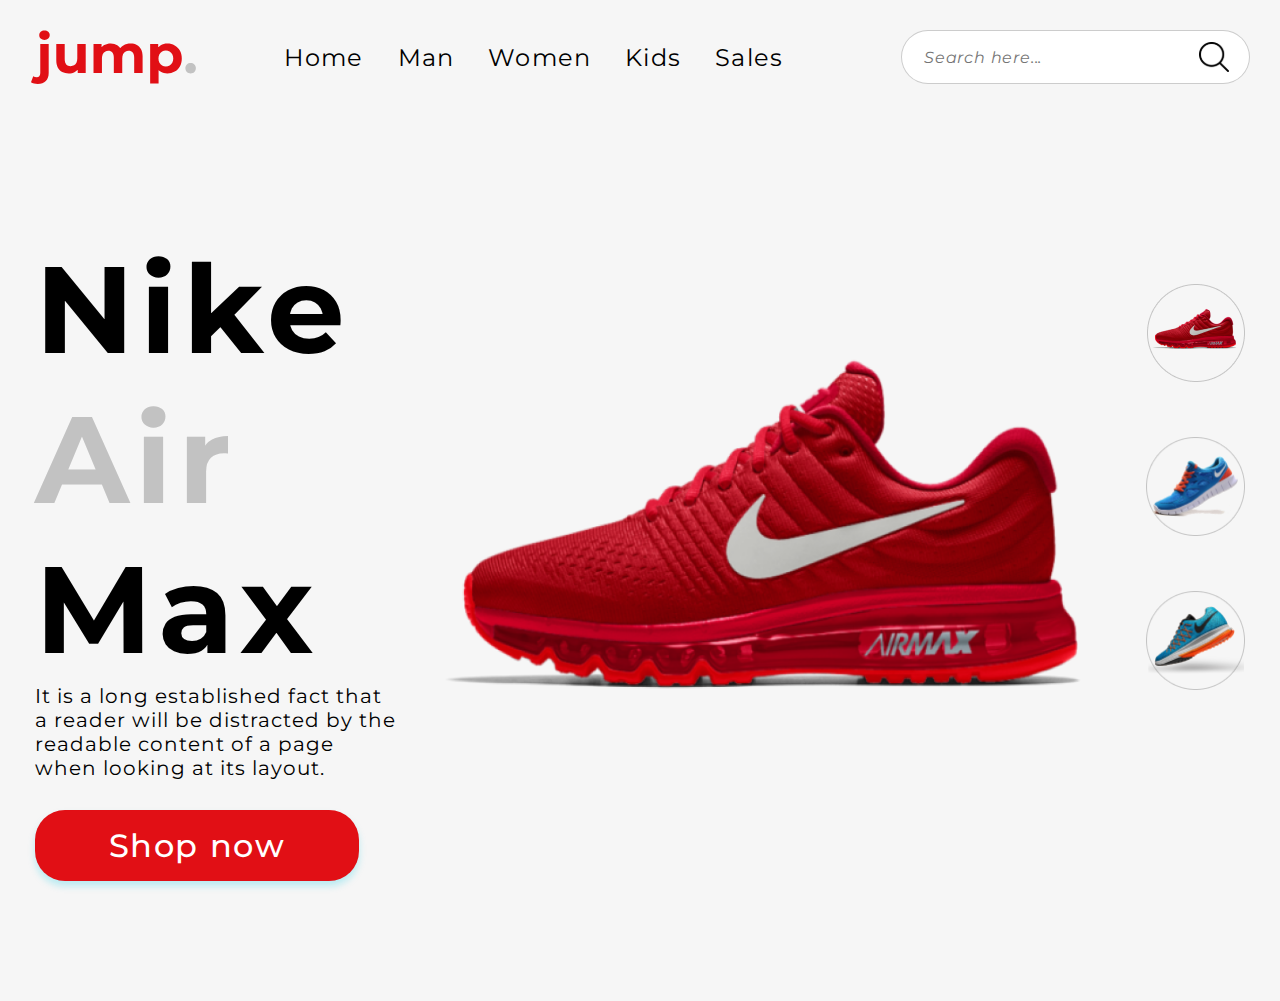
<file: index.html>
<!DOCTYPE html>
<html lang="en">
  <head>
    <meta charset="UTF-8" />
    <meta http-equiv="X-UA-Compatible" content="IE=edge" />
    <meta name="viewport" content="width=device-width, initial-scale=1.0" />
    <title>Document</title>
    <link rel="stylesheet" href="./style.css" />
    <link rel="preconnect" href="https://fonts.googleapis.com">
    <link rel="preconnect" href="https://fonts.gstatic.com" crossorigin>
    <link href="https://fonts.googleapis.com/css2?family=Montserrat:wght@300;400;500;600;700;800&display=swap" rel="stylesheet">
  </head>
  <body>
    <div class="container">
      <header class="header">
        <img src="/img/jump..svg">
       <div class="list">
        <a href="#" class="list_item link">Home</a>
        <a href="#" class="list_item link">Man</a>
        <a href="#" class="list_item link">Women</a>
        <a href="#" class="list_item link">Kids</a>
        <a href="#" class="list_item link">Sales</a>
       </div>
       <form>
        <div class="input_block">
          <input class="input" type="text" placeholder="Search here...">
          <img src="/img/search-interface-symbol 1.svg" class="search_img">
        </div>
       </form>
      </header>
      <section class="home">
         <div class="container">
          <div class="main_content"> 
             <div class="text_content">
              <h1 class="home_title">
                Nike <span class="home_title_span">Air</span> Max 
              </h1>
              <p class="home_subtitle">
                It is a long established fact that a reader will be distracted by the readable content of a page when looking at its layout. 
              </p>
              <button class="btn">
                Shop now
              </button>
             </div>
             <div class="home_images">
              <img src="/img/pngwing 2.png" class="shoes_img">
              <div class="other_imgs">
                <img src="/img/res.png" class="asside_img">
                <img src="/img/blues.png" class="asside_img">
                <img src="/img/not_blue.png" class="asside_img">
              </div>
             </div>
          </div>
         </div>
      </section>
    </div>
  </body>
</html>
</file>
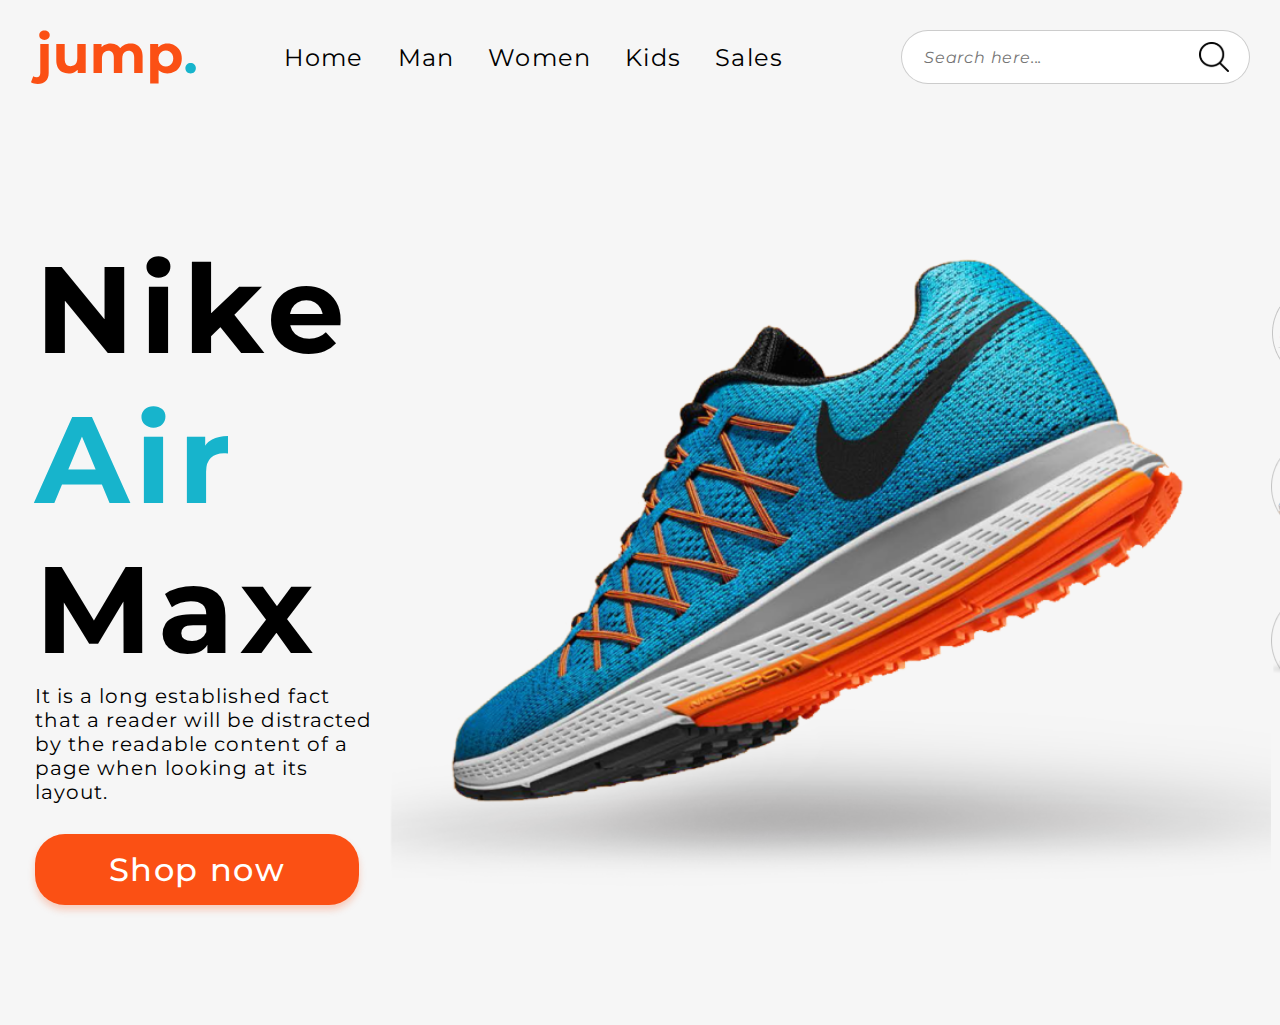
<file: page2.html>
<!DOCTYPE html>
<html lang="en">
  <head>
    <meta charset="UTF-8" />
    <meta http-equiv="X-UA-Compatible" content="IE=edge" />
    <meta name="viewport" content="width=device-width, initial-scale=1.0" />
    <title>Document</title>
    <link rel="stylesheet" href="./style.css" />
    <link rel="preconnect" href="https://fonts.googleapis.com">
    <link rel="preconnect" href="https://fonts.gstatic.com" crossorigin>
    <link href="https://fonts.googleapis.com/css2?family=Montserrat:wght@300;400;500;600;700;800&display=swap" rel="stylesheet">
  </head>
  <body>
    <div class="container">
      <header class="header">
        <img src="/img/jump.logo.svg">
       <div class="list">
        <a href="#" class="list_item link">Home</a>
        <a href="#" class="list_item link">Man</a>
        <a href="#" class="list_item link">Women</a>
        <a href="#" class="list_item link">Kids</a>
        <a href="#" class="list_item link">Sales</a>
       </div>
       <form>
        <div class="input_block">
          <input class="input" type="text" placeholder="Search here...">
          <img src="/img/search-interface-symbol 1.svg" class="search_img">
        </div>
       </form>
      </header>
      <section class="home">
         <div class="container">
          <div class="main_content"> 
             <div class="text_content">
              <h1 class="home_title">
                Nike <span class="home_title_span2">Air</span> Max 
              </h1>
              <p class="home_subtitle">
                It is a long established fact that a reader will be distracted by the readable content of a page when looking at its layout. 
              </p>
              <button class="btn2">
                Shop now
              </button>
             </div>
             <div class="home_images">
              <img src="/img/blue_shoes.png" class="shoes_img2">
              <div class="other_imgs">
                <img src="/img/res.png" class="asside_img">
                <img src="/img/blues.png" class="asside_img">
                <img src="/img/not_blue.png" class="asside_img">
              </div>
             </div>
          </div>
         </div>
      </section>
    </div>
  </body>
</html>
</file>
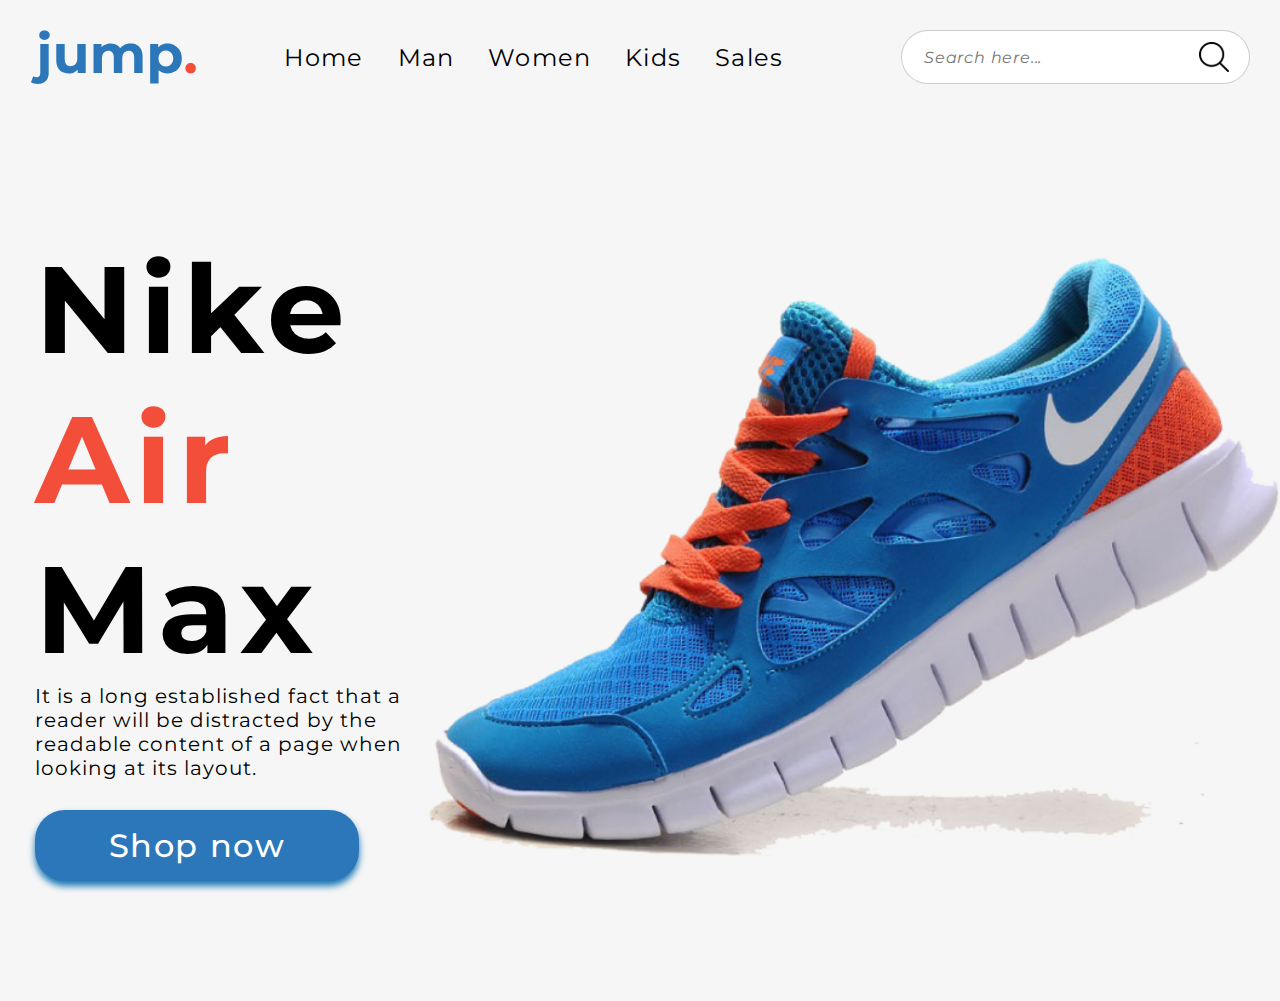
<file: page3.html>
<!DOCTYPE html>
<html lang="en">
  <head>
    <meta charset="UTF-8" />
    <meta http-equiv="X-UA-Compatible" content="IE=edge" />
    <meta name="viewport" content="width=device-width, initial-scale=1.0" />
    <title>Document</title>
    <link rel="stylesheet" href="./style.css" />
    <link rel="preconnect" href="https://fonts.googleapis.com">
    <link rel="preconnect" href="https://fonts.gstatic.com" crossorigin>
    <link href="https://fonts.googleapis.com/css2?family=Montserrat:wght@300;400;500;600;700;800&display=swap" rel="stylesheet">
  </head>
  <body>
    <div class="container">
      <header class="header">
        <img src="/img/jump.logo2.svg">
       <div class="list">
        <a href="#" class="list_item link">Home</a>
        <a href="#" class="list_item link">Man</a>
        <a href="#" class="list_item link">Women</a>
        <a href="#" class="list_item link">Kids</a>
        <a href="#" class="list_item link">Sales</a>
       </div>
       <form>
        <div class="input_block">
          <input class="input" type="text" placeholder="Search here...">
          <img src="/img/search-interface-symbol 1.svg" class="search_img">
        </div>
       </form>
      </header>
      <section class="home">
         <div class="container">
          <div class="main_content"> 
             <div class="text_content">
              <h1 class="home_title">
                Nike <span class="home_title_span3">Air</span> Max 
              </h1>
              <p class="home_subtitle">
                It is a long established fact that a reader will be distracted by the readable content of a page when looking at its layout. 
              </p>
              <button class="btn3">
                Shop now
              </button>
             </div>
             <div class="home_images">
              <img src="/img/ocean_shoes.png" class="shoes_img2">
              <div class="other_imgs">
                <img src="/img/res.png" class="asside_img">
                <img src="/img/blues.png" class="asside_img">
                <img src="/img/not_blue.png" class="asside_img">
              </div>
             </div>
          </div>
         </div>
      </section>
    </div>
  </body>
</html>
</file>
<file: style.css>
html,
body,
div,
span,
applet,
object,
iframe,
h1,
h2,
h3,
h4,
h5,
h6,
p,
blockquote,
pre,
a,
abbr,
acronym,
address,
big,
cite,
code,
del,
dfn,
em,
img,
ins,
kbd,
q,
s,
samp,
small,
strike,
strong,
sub,
sup,
tt,
var,
b,
u,
i,
center,
dl,
dt,
dd,
ol,
ul,
li,
fieldset,
form,
label,
legend,
table,
caption,
tbody,
tfoot,
thead,
tr,
th,
td,
article,
aside,
canvas,
details,
embed,
figure,
figcaption,
footer,
header,
hgroup,
menu,
nav,
output,
ruby,
section,
summary,
time,
mark,
audio,
video {
  margin: 0;
  padding: 0;
  border: 0;
  font-size: 100%;
  font: inherit;
  vertical-align: baseline;
}
/* HTML5 display-role reset for older browsers */
article,
aside,
details,
figcaption,
figure,
footer,
header,
hgroup,
menu,
nav,
section {
  display: block;
}
.container {
  max-width: 1600px;
  margin: 0 auto;
}
body {
  font-family: "Montserrat", sans-serif;
  background-color: #F6F6F6;
}
.header {
  padding: 30px 30px;
  display: flex;
  justify-content: space-between;
  align-items: center;
}
.list_item {
  font-family: "Montserrat";
  font-style: normal;
  font-weight: 400;
  font-size: 24px;
  letter-spacing: 0.05em;
  color: #000000;
  margin-right: 30px;
}
.list_item:hover {
  color: #e10f15;
  transition: 0.3s;
}
.list_item:last-of-type {
  margin-right: -20;
}
.link {
  text-decoration: none;
}
.input_block {
  background: #ffffff;
  border: 1px solid rgba(0, 0, 0, 0.2);
  border-radius: 30px;
  padding: 11px 20px;
  display: flex;
}
.input {
  font-family: "Montserrat";
  font-style: italic;
  font-weight: 400;
  font-size: 16px;
  border: 0px;  
  letter-spacing: 0.05em;
  color: #000000;
  margin-right: 50px;
  outline: none;
}
.search_img {
  width: 30px;
}

/* HOME */
.home {
  padding: 120px 35px;
}
.main_content {
  display: flex;
  justify-content: space-between;
}
.text_content {
  display: flex;
  flex-direction: column;
}
.home_title {
  font-family: "Montserrat";
  font-style: normal;
  font-weight: 700;
  font-size: 123px;
  letter-spacing: 0.05em;
  color: #000000;
  max-width: 570px;
}
.home_title_span {
  color: #c2c2c2;
}
.home_title_span2 {
  color:  #17B4CC;
}
.home_title_span3 {
 color:#F24E3A;
}

.home_subtitle {
  font-family: "Montserrat";
  font-style: normal;
  font-weight: 400;
  font-size: 20px;
  letter-spacing: 0.05em;
  color: #000000;
  max-width: 530px;
  margin-bottom: 30px;
}
.btn {
  background: #E10F15; 
  box-shadow: 0px 5px 7px rgba(7, 204, 230, 0.25);
  border-radius: 30px;
  width: 324px;
  height: 71px;
  font-family: "Montserrat";
  font-style: normal;
  font-weight: 500;
  font-size: 32px;
  letter-spacing: 0.05em;
  color: #ffffff;
  border-style: none;
  margin-right: 20px;
  cursor: pointer;
}
.btn2 {
  background:#FB5014; 
  box-shadow: 0px 5px 7px rgba(251, 80, 20, 0.25);
  border-radius: 30px;
  width: 324px;
  height: 71px;
  font-family: "Montserrat";
  font-style: normal;
  font-weight: 500;
  font-size: 32px;
  letter-spacing: 0.05em;
  color: #ffffff;
  border-style: none;
  margin-right: 20px;
  cursor: pointer;
}
.btn3 {
  background: #2C77B9; 
  box-shadow: 0px 5px 7px #1977B4;
  border-radius: 30px;
  width: 324px;
  height: 71px;
  font-family: "Montserrat";
  font-style: normal;
  font-weight: 500;
  font-size: 32px;
  letter-spacing: 0.05em;
  color: #ffffff;
  border-style: none;
  margin-right: 20px;
  cursor: pointer;
}
.btn:hover {
  background:#000000;
  transition: 0.3s;
}
.btn2:hover {
  background:#17B4CC;
  transition: 0.3s;
}
.btn3:hover {
  background:#FB5014;
  transition: 0.3s;
}
.home_images {
  display: flex;
}
.other_imgs {
  display: flex;
  flex-direction: column;
  margin-top: 39px;
}
.shoes_img {
  width: 750px;
  margin-top: -170px;
}
.asside_img {
  margin-bottom: 55px;
}
</file>
